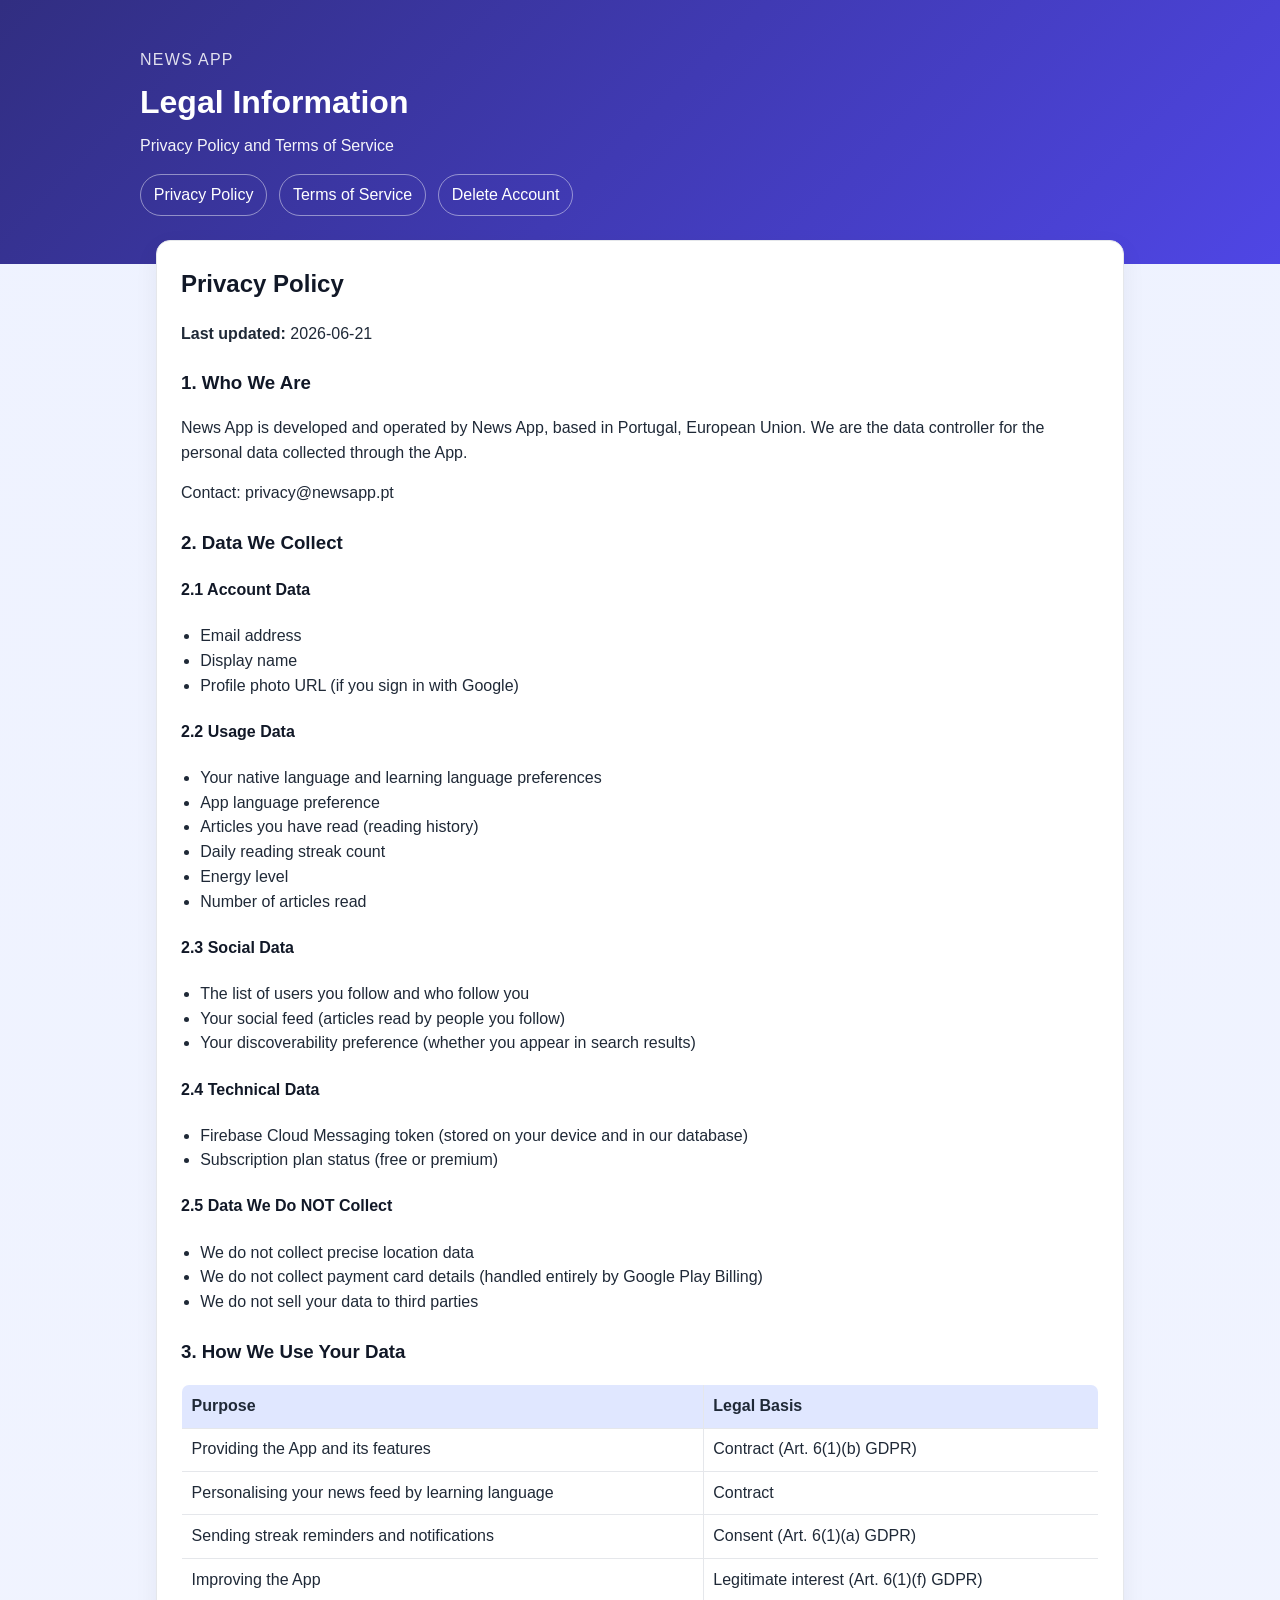
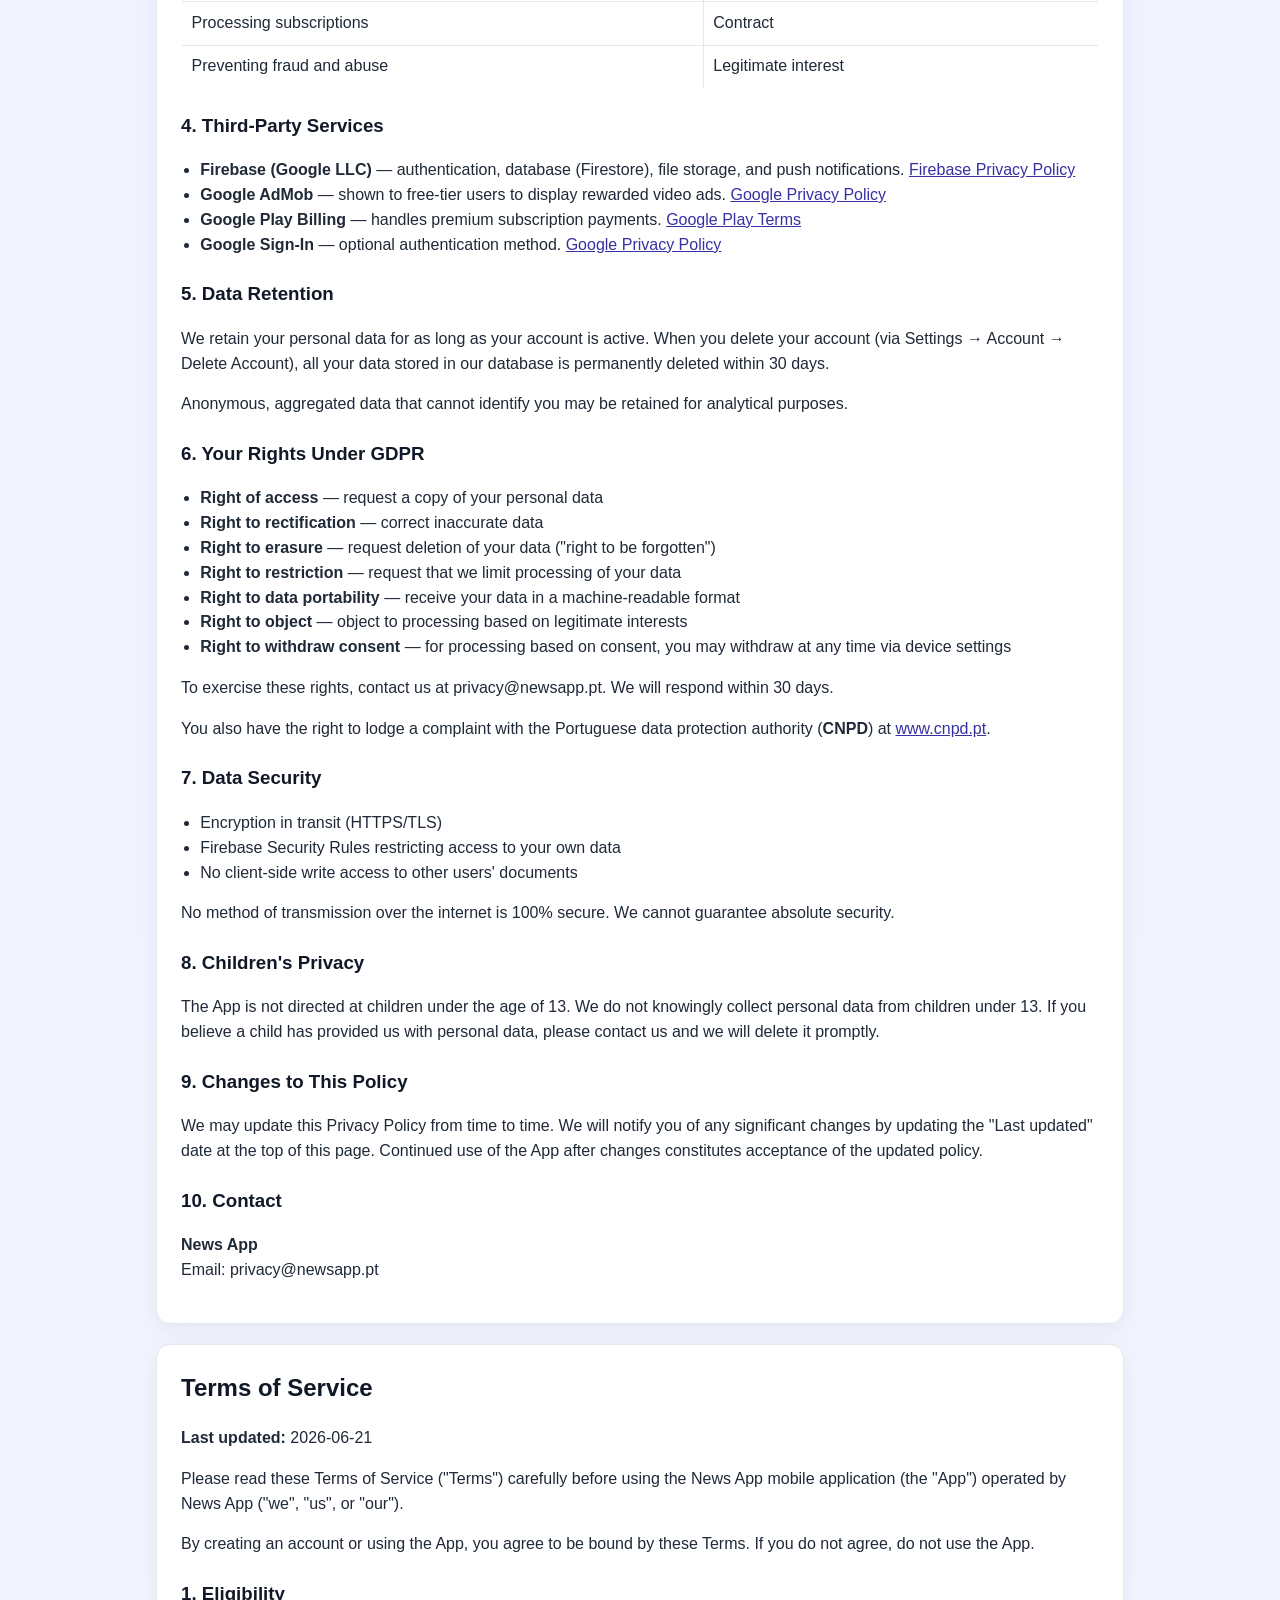
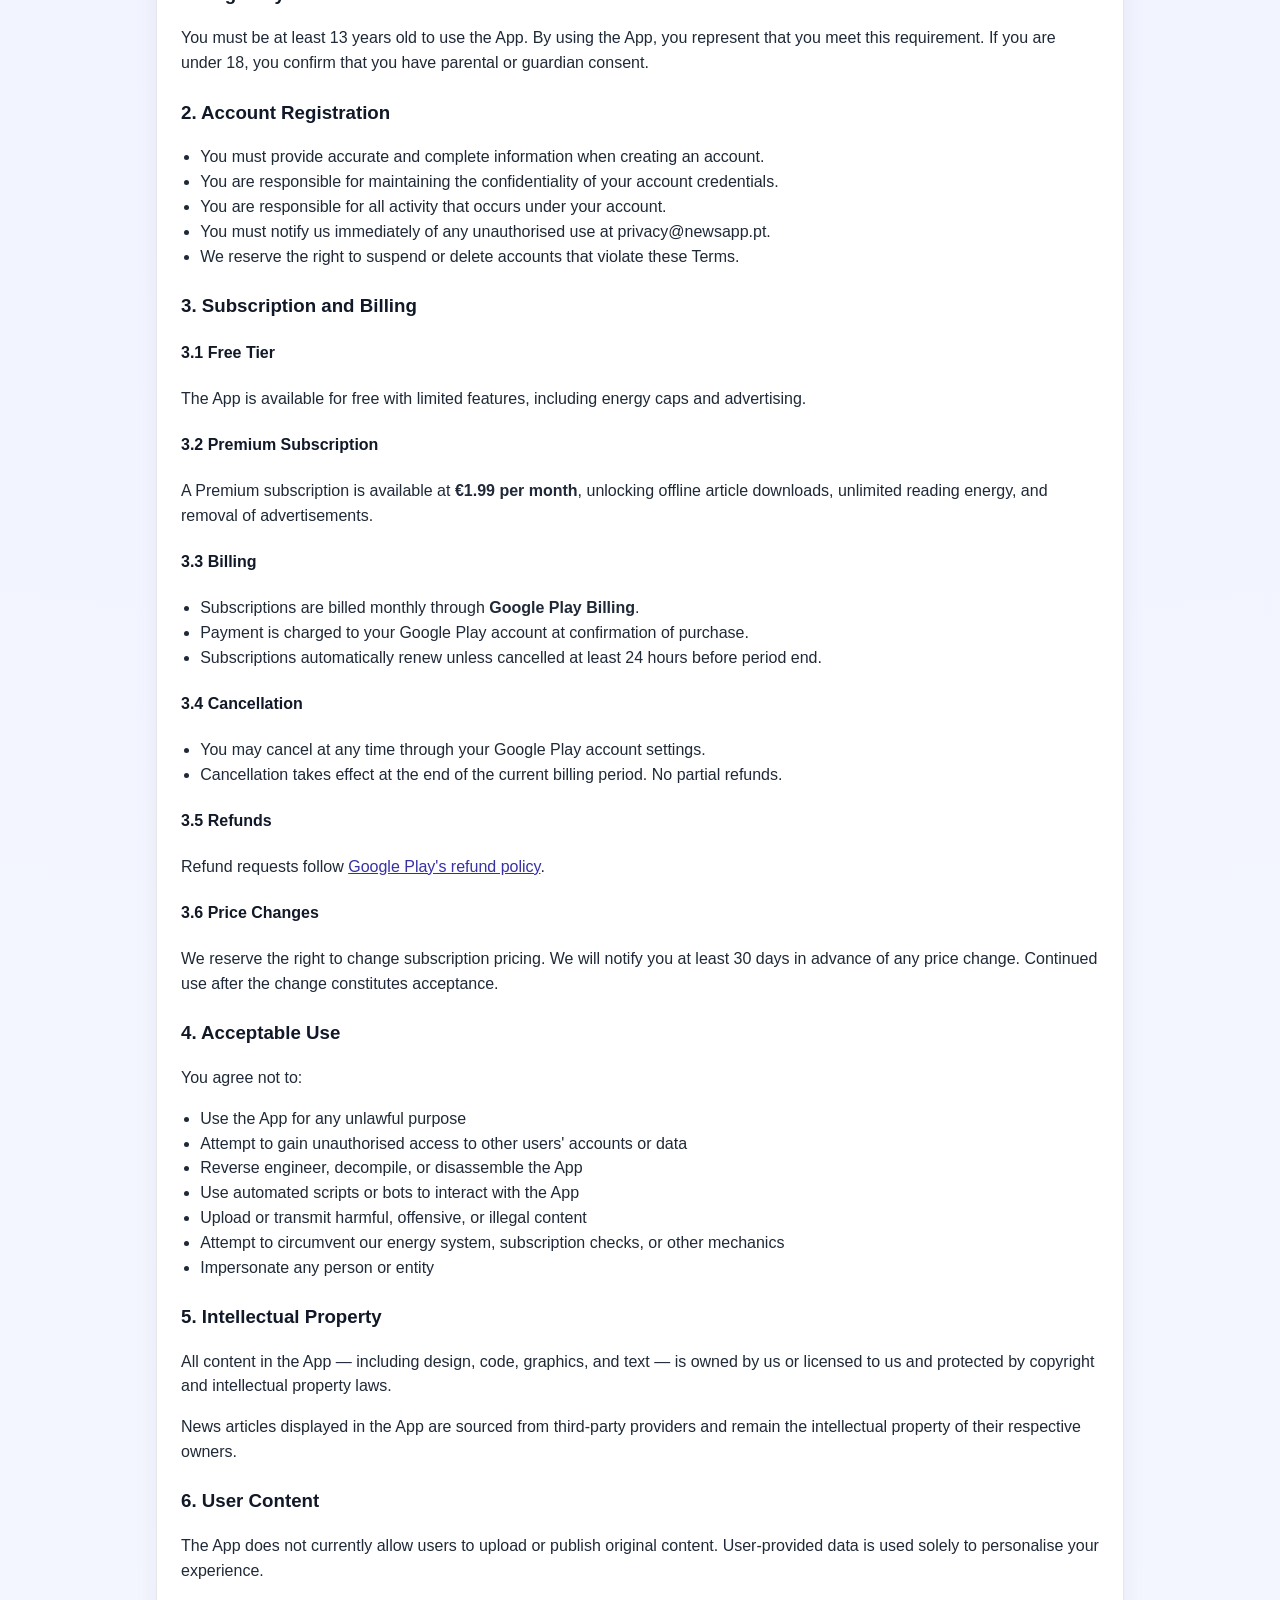
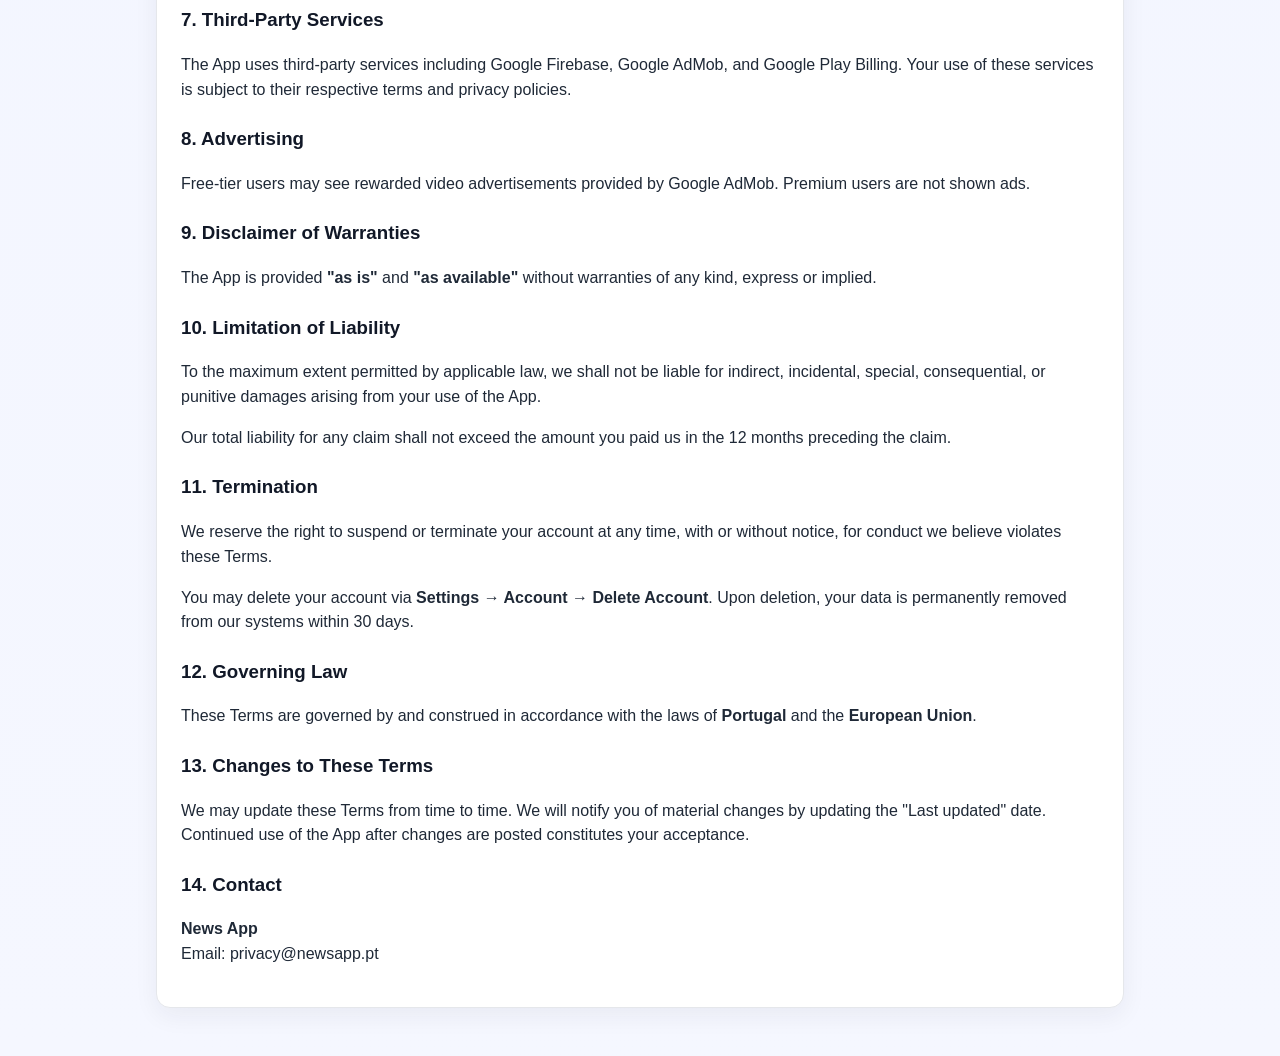
<file: index.html>
<!doctype html>
<html lang="en">
  <head>
    <meta charset="UTF-8" />
    <meta name="viewport" content="width=device-width, initial-scale=1.0" />
    <title>News App Legal</title>
    <link rel="stylesheet" href="./styles.css" />
  </head>
  <body>
    <header class="hero">
      <div class="hero__inner">
        <p class="eyebrow">News App</p>
        <h1>Legal Information</h1>
        <p class="hero__subtitle">Privacy Policy and Terms of Service</p>
        <nav>
          <a href="#privacy-policy">Privacy Policy</a>
          <a href="#terms-of-service">Terms of Service</a>
          <a href="./delete-account.html">Delete Account</a>
        </nav>
      </div>
    </header>

    <main class="container">
      <article id="privacy-policy" class="panel">
        <h2>Privacy Policy</h2>
        <p><strong>Last updated:</strong> 2026-06-21</p>

        <h3>1. Who We Are</h3>
        <p>
          News App is developed and operated by News App, based in Portugal,
          European Union. We are the data controller for the personal data collected through the App.
        </p>
        <p>Contact: privacy@newsapp.pt</p>

        <h3>2. Data We Collect</h3>
        <h4>2.1 Account Data</h4>
        <ul>
          <li>Email address</li>
          <li>Display name</li>
          <li>Profile photo URL (if you sign in with Google)</li>
        </ul>

        <h4>2.2 Usage Data</h4>
        <ul>
          <li>Your native language and learning language preferences</li>
          <li>App language preference</li>
          <li>Articles you have read (reading history)</li>
          <li>Daily reading streak count</li>
          <li>Energy level</li>
          <li>Number of articles read</li>
        </ul>

        <h4>2.3 Social Data</h4>
        <ul>
          <li>The list of users you follow and who follow you</li>
          <li>Your social feed (articles read by people you follow)</li>
          <li>Your discoverability preference (whether you appear in search results)</li>
        </ul>

        <h4>2.4 Technical Data</h4>
        <ul>
          <li>Firebase Cloud Messaging token (stored on your device and in our database)</li>
          <li>Subscription plan status (free or premium)</li>
        </ul>

        <h4>2.5 Data We Do NOT Collect</h4>
        <ul>
          <li>We do not collect precise location data</li>
          <li>We do not collect payment card details (handled entirely by Google Play Billing)</li>
          <li>We do not sell your data to third parties</li>
        </ul>

        <h3>3. How We Use Your Data</h3>
        <table>
          <thead>
            <tr>
              <th>Purpose</th>
              <th>Legal Basis</th>
            </tr>
          </thead>
          <tbody>
            <tr>
              <td>Providing the App and its features</td>
              <td>Contract (Art. 6(1)(b) GDPR)</td>
            </tr>
            <tr>
              <td>Personalising your news feed by learning language</td>
              <td>Contract</td>
            </tr>
            <tr>
              <td>Sending streak reminders and notifications</td>
              <td>Consent (Art. 6(1)(a) GDPR)</td>
            </tr>
            <tr>
              <td>Improving the App</td>
              <td>Legitimate interest (Art. 6(1)(f) GDPR)</td>
            </tr>
            <tr>
              <td>Processing subscriptions</td>
              <td>Contract</td>
            </tr>
            <tr>
              <td>Preventing fraud and abuse</td>
              <td>Legitimate interest</td>
            </tr>
          </tbody>
        </table>

        <h3>4. Third-Party Services</h3>
        <ul>
          <li>
            <strong>Firebase (Google LLC)</strong> — authentication, database (Firestore), file storage,
            and push notifications.
            <a href="https://firebase.google.com/support/privacy">Firebase Privacy Policy</a>
          </li>
          <li>
            <strong>Google AdMob</strong> — shown to free-tier users to display rewarded video ads.
            <a href="https://policies.google.com/privacy">Google Privacy Policy</a>
          </li>
          <li>
            <strong>Google Play Billing</strong> — handles premium subscription payments.
            <a href="https://play.google.com/about/play-terms/">Google Play Terms</a>
          </li>
          <li>
            <strong>Google Sign-In</strong> — optional authentication method.
            <a href="https://policies.google.com/privacy">Google Privacy Policy</a>
          </li>
        </ul>

        <h3>5. Data Retention</h3>
        <p>
          We retain your personal data for as long as your account is active. When you delete your
          account (via Settings → Account → Delete Account), all your data stored in our database is
          permanently deleted within 30 days.
        </p>
        <p>
          Anonymous, aggregated data that cannot identify you may be retained for analytical purposes.
        </p>

        <h3>6. Your Rights Under GDPR</h3>
        <ul>
          <li><strong>Right of access</strong> — request a copy of your personal data</li>
          <li><strong>Right to rectification</strong> — correct inaccurate data</li>
          <li><strong>Right to erasure</strong> — request deletion of your data ("right to be forgotten")</li>
          <li>
            <strong>Right to restriction</strong> — request that we limit processing of your data
          </li>
          <li>
            <strong>Right to data portability</strong> — receive your data in a machine-readable format
          </li>
          <li>
            <strong>Right to object</strong> — object to processing based on legitimate interests
          </li>
          <li>
            <strong>Right to withdraw consent</strong> — for processing based on consent, you may
            withdraw at any time via device settings
          </li>
        </ul>
        <p>To exercise these rights, contact us at privacy@newsapp.pt. We will respond within 30 days.</p>
        <p>
          You also have the right to lodge a complaint with the Portuguese data protection authority
          (<strong>CNPD</strong>) at
          <a href="https://www.cnpd.pt">www.cnpd.pt</a>.
        </p>

        <h3>7. Data Security</h3>
        <ul>
          <li>Encryption in transit (HTTPS/TLS)</li>
          <li>Firebase Security Rules restricting access to your own data</li>
          <li>No client-side write access to other users' documents</li>
        </ul>
        <p>
          No method of transmission over the internet is 100% secure. We cannot guarantee absolute
          security.
        </p>

        <h3>8. Children's Privacy</h3>
        <p>
          The App is not directed at children under the age of 13. We do not knowingly collect personal
          data from children under 13. If you believe a child has provided us with personal data, please
          contact us and we will delete it promptly.
        </p>

        <h3>9. Changes to This Policy</h3>
        <p>
          We may update this Privacy Policy from time to time. We will notify you of any significant
          changes by updating the "Last updated" date at the top of this page. Continued use of the App
          after changes constitutes acceptance of the updated policy.
        </p>

        <h3>10. Contact</h3>
        <p><strong>News App</strong><br />Email: privacy@newsapp.pt</p>
      </article>

      <article id="terms-of-service" class="panel">
        <h2>Terms of Service</h2>
        <p><strong>Last updated:</strong> 2026-06-21</p>

        <p>
          Please read these Terms of Service ("Terms") carefully before using the News App mobile
          application (the "App") operated by News App ("we", "us", or "our").
        </p>
        <p>
          By creating an account or using the App, you agree to be bound by these Terms. If you do not
          agree, do not use the App.
        </p>

        <h3>1. Eligibility</h3>
        <p>
          You must be at least 13 years old to use the App. By using the App, you represent that you meet
          this requirement. If you are under 18, you confirm that you have parental or guardian consent.
        </p>

        <h3>2. Account Registration</h3>
        <ul>
          <li>You must provide accurate and complete information when creating an account.</li>
          <li>You are responsible for maintaining the confidentiality of your account credentials.</li>
          <li>You are responsible for all activity that occurs under your account.</li>
          <li>You must notify us immediately of any unauthorised use at privacy@newsapp.pt.</li>
          <li>We reserve the right to suspend or delete accounts that violate these Terms.</li>
        </ul>

        <h3>3. Subscription and Billing</h3>
        <h4>3.1 Free Tier</h4>
        <p>The App is available for free with limited features, including energy caps and advertising.</p>

        <h4>3.2 Premium Subscription</h4>
        <p>
          A Premium subscription is available at <strong>€1.99 per month</strong>, unlocking offline
          article downloads, unlimited reading energy, and removal of advertisements.
        </p>

        <h4>3.3 Billing</h4>
        <ul>
          <li>Subscriptions are billed monthly through <strong>Google Play Billing</strong>.</li>
          <li>Payment is charged to your Google Play account at confirmation of purchase.</li>
          <li>
            Subscriptions automatically renew unless cancelled at least 24 hours before period end.
          </li>
        </ul>

        <h4>3.4 Cancellation</h4>
        <ul>
          <li>You may cancel at any time through your Google Play account settings.</li>
          <li>Cancellation takes effect at the end of the current billing period. No partial refunds.</li>
        </ul>

        <h4>3.5 Refunds</h4>
        <p>
          Refund requests follow
          <a href="https://support.google.com/googleplay/answer/2479637"
            >Google Play's refund policy</a
          >.
        </p>

        <h4>3.6 Price Changes</h4>
        <p>
          We reserve the right to change subscription pricing. We will notify you at least 30 days in
          advance of any price change. Continued use after the change constitutes acceptance.
        </p>

        <h3>4. Acceptable Use</h3>
        <p>You agree not to:</p>
        <ul>
          <li>Use the App for any unlawful purpose</li>
          <li>Attempt to gain unauthorised access to other users' accounts or data</li>
          <li>Reverse engineer, decompile, or disassemble the App</li>
          <li>Use automated scripts or bots to interact with the App</li>
          <li>Upload or transmit harmful, offensive, or illegal content</li>
          <li>Attempt to circumvent our energy system, subscription checks, or other mechanics</li>
          <li>Impersonate any person or entity</li>
        </ul>

        <h3>5. Intellectual Property</h3>
        <p>
          All content in the App — including design, code, graphics, and text — is owned by us or
          licensed to us and protected by copyright and intellectual property laws.
        </p>
        <p>
          News articles displayed in the App are sourced from third-party providers and remain the
          intellectual property of their respective owners.
        </p>

        <h3>6. User Content</h3>
        <p>
          The App does not currently allow users to upload or publish original content. User-provided data
          is used solely to personalise your experience.
        </p>

        <h3>7. Third-Party Services</h3>
        <p>
          The App uses third-party services including Google Firebase, Google AdMob, and Google Play
          Billing. Your use of these services is subject to their respective terms and privacy policies.
        </p>

        <h3>8. Advertising</h3>
        <p>
          Free-tier users may see rewarded video advertisements provided by Google AdMob. Premium users
          are not shown ads.
        </p>

        <h3>9. Disclaimer of Warranties</h3>
        <p>
          The App is provided <strong>"as is"</strong> and <strong>"as available"</strong> without
          warranties of any kind, express or implied.
        </p>

        <h3>10. Limitation of Liability</h3>
        <p>
          To the maximum extent permitted by applicable law, we shall not be liable for indirect,
          incidental, special, consequential, or punitive damages arising from your use of the App.
        </p>
        <p>
          Our total liability for any claim shall not exceed the amount you paid us in the 12 months
          preceding the claim.
        </p>

        <h3>11. Termination</h3>
        <p>
          We reserve the right to suspend or terminate your account at any time, with or without notice,
          for conduct we believe violates these Terms.
        </p>
        <p>
          You may delete your account via <strong>Settings → Account → Delete Account</strong>. Upon
          deletion, your data is permanently removed from our systems within 30 days.
        </p>

        <h3>12. Governing Law</h3>
        <p>
          These Terms are governed by and construed in accordance with the laws of <strong>Portugal</strong>
          and the <strong>European Union</strong>.
        </p>

        <h3>13. Changes to These Terms</h3>
        <p>
          We may update these Terms from time to time. We will notify you of material changes by updating
          the "Last updated" date. Continued use of the App after changes are posted constitutes your
          acceptance.
        </p>

        <h3>14. Contact</h3>
        <p><strong>News App</strong><br />Email: privacy@newsapp.pt</p>
      </article>
    </main>
  </body>
</html>
</file>
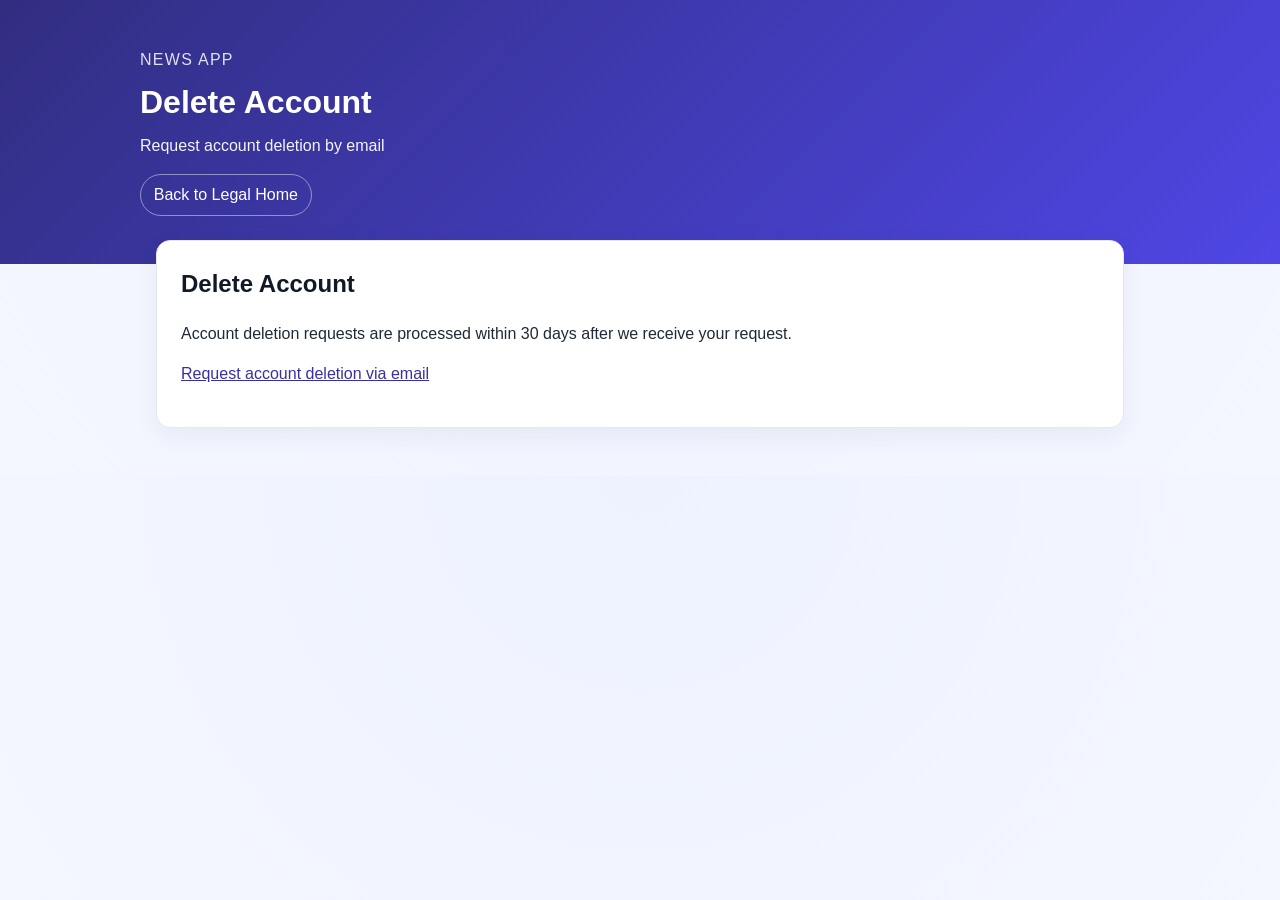
<file: delete-account.html>
<!doctype html>
<html lang="en">
  <head>
    <meta charset="UTF-8" />
    <meta name="viewport" content="width=device-width, initial-scale=1.0" />
    <title>Delete Account | News App Legal</title>
    <link rel="stylesheet" href="./styles.css" />
  </head>
  <body>
    <header class="hero">
      <div class="hero__inner">
        <p class="eyebrow">News App</p>
        <h1>Delete Account</h1>
        <p class="hero__subtitle">Request account deletion by email</p>
        <nav>
          <a href="./index.html">Back to Legal Home</a>
        </nav>
      </div>
    </header>

    <main class="container">
      <article class="panel">
        <h2>Delete Account</h2>
        <p>
          Account deletion requests are processed within 30 days after we receive your request.
        </p>
        <p>
          <a
            href="mailto:support@example.com?subject=Account%20Deletion%20Request&amp;body=Please%20delete%20my%20account.%20My%20registered%20email%20is%3A%20"
            >Request account deletion via email</a
          >
        </p>
      </article>
    </main>
  </body>
</html>
</file>
<file: styles.css>
:root {
  --bg: #f5f7ff;
  --surface: #ffffff;
  --text: #1f2937;
  --muted: #4b5563;
  --line: #e5e7eb;
  --primary: #3730a3;
  --primary-soft: #e0e7ff;
}

* {
  box-sizing: border-box;
}

body {
  margin: 0;
  font-family: Inter, -apple-system, BlinkMacSystemFont, "Segoe UI", Roboto, sans-serif;
  color: var(--text);
  background: radial-gradient(circle at top, #eef2ff, var(--bg));
  line-height: 1.55;
}

.hero {
  background: linear-gradient(135deg, #312e81, #4f46e5);
  color: #fff;
  padding: 3rem 1rem;
}

.hero__inner {
  max-width: 1000px;
  margin: 0 auto;
}

.eyebrow {
  text-transform: uppercase;
  letter-spacing: 0.08em;
  margin: 0;
  opacity: 0.85;
}

.hero h1 {
  margin: 0.35rem 0;
}

.hero__subtitle {
  margin: 0 0 1rem;
  opacity: 0.95;
}

nav {
  display: flex;
  gap: 0.75rem;
  flex-wrap: wrap;
}

nav a {
  color: #fff;
  text-decoration: none;
  border: 1px solid rgba(255, 255, 255, 0.45);
  padding: 0.45rem 0.8rem;
  border-radius: 999px;
}

.container {
  max-width: 1000px;
  margin: -1.5rem auto 3rem;
  padding: 0 1rem;
  display: grid;
  gap: 1.25rem;
}

.panel {
  background: var(--surface);
  border: 1px solid var(--line);
  border-radius: 14px;
  padding: 1.5rem;
  box-shadow: 0 8px 24px rgba(30, 41, 59, 0.06);
}

h2,
h3,
h4 {
  color: #111827;
}

h2 {
  margin-top: 0;
}

h3 {
  margin-top: 1.35rem;
}

ul {
  padding-left: 1.2rem;
}

a {
  color: var(--primary);
}

table {
  width: 100%;
  border-collapse: collapse;
  border: 1px solid var(--line);
  border-radius: 8px;
  overflow: hidden;
}

th,
td {
  border: 1px solid var(--line);
  text-align: left;
  padding: 0.55rem 0.6rem;
  vertical-align: top;
}

th {
  background: var(--primary-soft);
}

@media (max-width: 700px) {
  .hero {
    padding: 2.2rem 1rem;
  }

  .panel {
    padding: 1rem;
  }
}
</file>
